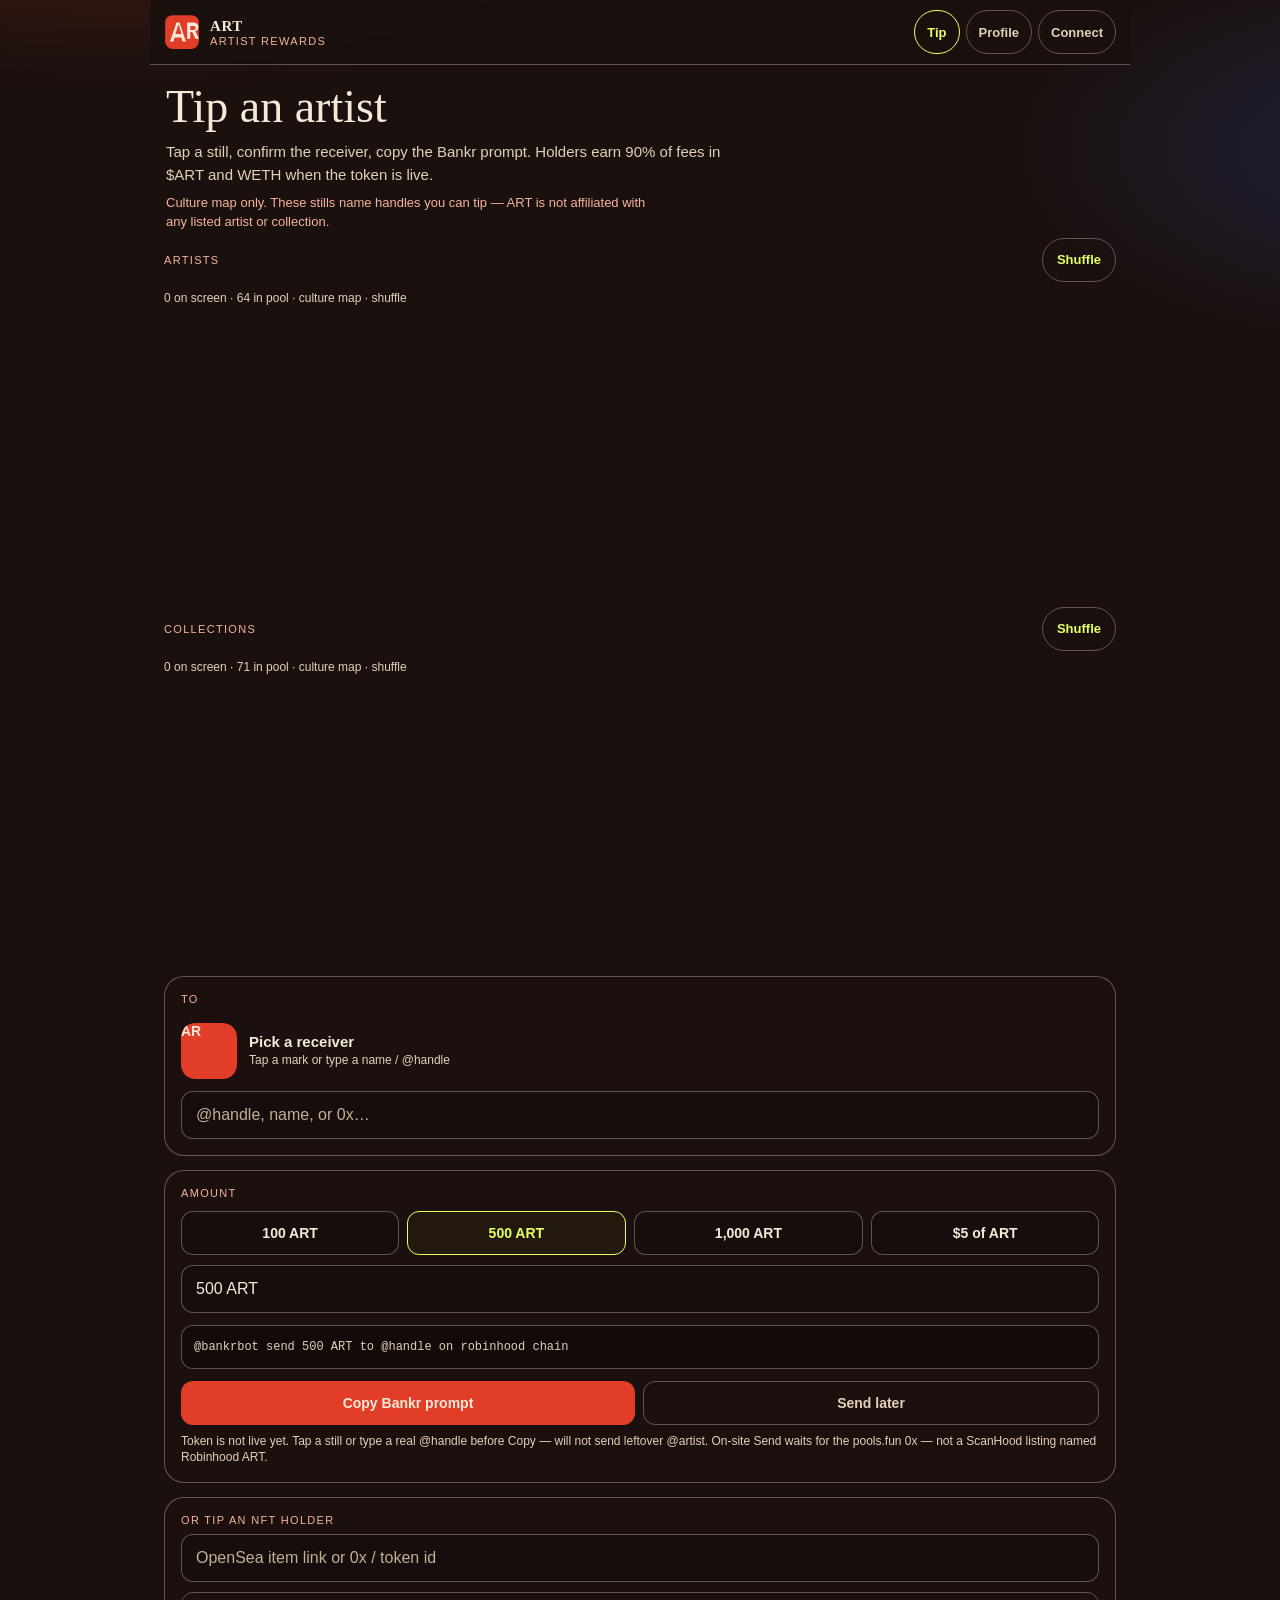
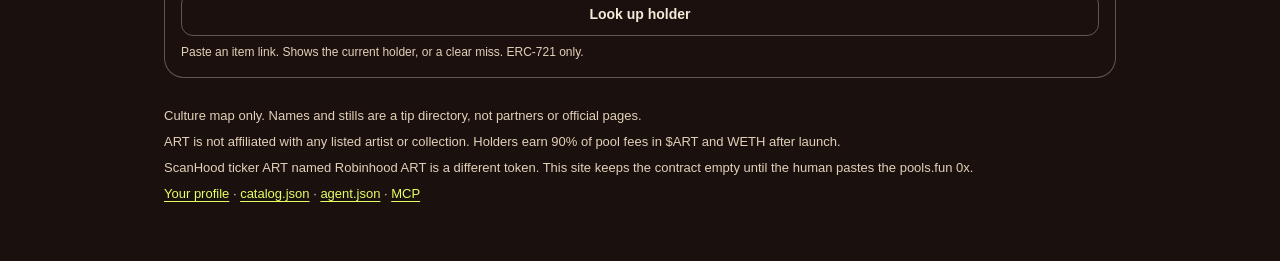
<file: index.html>
<!DOCTYPE html>
<html lang="en">
<head>
  <meta charset="UTF-8" />
  <meta name="viewport" content="width=device-width, initial-scale=1, viewport-fit=cover" />
  <meta name="theme-color" content="#1a100e" />
  <meta name="apple-mobile-web-app-status-bar-style" content="black-translucent" />
  <title>ART — Artist Rewards Token</title>
  <meta name="description" content="Tip a handle with $ART. Culture map only — not affiliated with any listed artist or collection. Holders earn 90% of fees in ART and WETH." />
  <link rel="icon" href="logo.svg" type="image/svg+xml" />
  <link rel="apple-touch-icon" href="logo.svg" />
  <link rel="alternate" type="application/json" href="agent.json" title="ART agent" />
  <link rel="stylesheet" href="styles.css" />
  <link rel="stylesheet" href="ui.css" />
</head>
<body>
  <div class="page">
    <nav class="nav">
      <div class="brand">
        <img class="logo" src="logo.svg" width="36" height="36" alt="ART" />
        <div><strong>ART</strong><small>Artist Rewards</small></div>
      </div>
      <div class="nav-links" role="navigation" aria-label="Site">
        <a class="on" href="index.html" aria-current="page">Tip</a>
        <a href="profile.html">Profile</a>
        <button class="ghost" id="connect" type="button">Connect</button>
      </div>
    </nav>

    <header>
      <h1>Tip an artist</h1>
      <p class="lede">Tap a still, confirm the receiver, copy the Bankr prompt. Holders earn 90% of fees in $ART and WETH when the token is live.</p>
      <p class="map-note">Culture map only. These stills name handles you can tip — ART is not affiliated with any listed artist or collection.</p>
    </header>

    <section>
      <div class="sec face-head">
        <span>Artists</span>
        <button type="button" class="chip" id="shuffleFaces" aria-label="Shuffle artists">Shuffle</button>
      </div>
      <p class="hint" id="faceMeta" aria-live="polite"></p>
      <div class="faces" id="faces"></div>
    </section>

    <section>
      <div class="sec face-head">
        <span>Collections</span>
        <button type="button" class="chip" id="shuffleCols" aria-label="Shuffle collections">Shuffle</button>
      </div>
      <p class="hint" id="collMeta" aria-live="polite">Culture map. Same tip path as an artist. Not affiliated.</p>
      <div class="faces" id="collections"></div>
    </section>

    <section class="card">
      <label>To</label>
      <div class="recv" id="recv">
        <div class="recv-face" id="recvFace"><div class="ph">AR</div></div>
        <div>
          <strong id="recvName">Pick a receiver</strong>
          <span id="recvMeta">Tap a mark or type a name / @handle</span>
        </div>
      </div>
      <input id="who" autocomplete="off" spellcheck="false" placeholder="@handle, name, or 0x…" role="combobox" aria-autocomplete="list" aria-controls="matches" aria-expanded="false" aria-haspopup="listbox" />
      <div id="matches" role="listbox" aria-label="Matching artists and collections"></div>
    </section>

    <section class="card" style="margin-top:14px">
      <label for="amt">Amount</label>
      <div class="row" id="chips" role="group" aria-label="Tip amount">
        <button type="button" class="amt" data-v="100 ART" aria-pressed="false">100 ART</button>
        <button type="button" class="amt on" data-v="500 ART" aria-pressed="true">500 ART</button>
        <button type="button" class="amt" data-v="1000 ART" aria-pressed="false">1,000 ART</button>
        <button type="button" class="amt" data-v="$5 of ART" aria-pressed="false">$5 of ART</button>
      </div>
      <input id="amt" value="500 ART" inputmode="decimal" autocomplete="off" spellcheck="false" aria-describedby="prompt" style="margin-top:10px" />
      <div class="prompt wait" id="prompt" role="button" tabindex="0" title="Pick a receiver first" data-ready="0">@bankrbot send 500 ART to @handle on robinhood chain</div>
      <div class="row" style="margin-top:12px">
        <button class="go" id="copy" type="button">Copy Bankr prompt</button>
        <button class="go send wait" id="send" type="button" aria-disabled="true" title="On-site send waits for the live token">Send later</button>
      </div>
      <p class="hint" id="status" aria-live="polite">Token is not live yet. Tap a still or type a real @handle before Copy — will not send leftover @artist. On-site Send waits for the pools.fun 0x — not a ScanHood listing named Robinhood ART.</p>
    </section>

    <section class="card" style="margin-top:14px">
      <label for="nft">Or tip an NFT holder</label>
      <input id="nft" autocomplete="off" spellcheck="false" placeholder="OpenSea item link or 0x / token id" aria-describedby="nftHint" />
      <div class="row" style="margin-top:10px">
        <button type="button" class="ghost" id="nftGo">Look up holder</button>
      </div>
      <p class="hint" id="nftHint">Paste an item link. Shows the current holder, or a clear miss. ERC-721 only.</p>
      <div id="nftOut" aria-live="polite"></div>
    </section>

    <footer>
      <p>Culture map only. Names and stills are a tip directory, not partners or official pages.</p>
      <p>ART is not affiliated with any listed artist or collection. Holders earn 90% of pool fees in $ART and WETH after launch.</p>
      <p>ScanHood ticker ART named Robinhood ART is a different token. This site keeps the contract empty until the human pastes the pools.fun 0x.</p>
      <p><a href="profile.html">Your profile</a> · <a href="catalog.json">catalog.json</a> · <a href="agent.json">agent.json</a> · <a href="/api/mcp">MCP</a></p>
    </footer>
  </div>
  <div id="hover" class="hover" hidden></div>
  <script src="app.js"></script>
  <script src="app-more.js"></script>
  <script src="faces.js"></script>
  <script src="connect.js"></script>
  <script src="confirm.js"></script>
  <script src="send.js"></script>
</body>
</html>
</file>
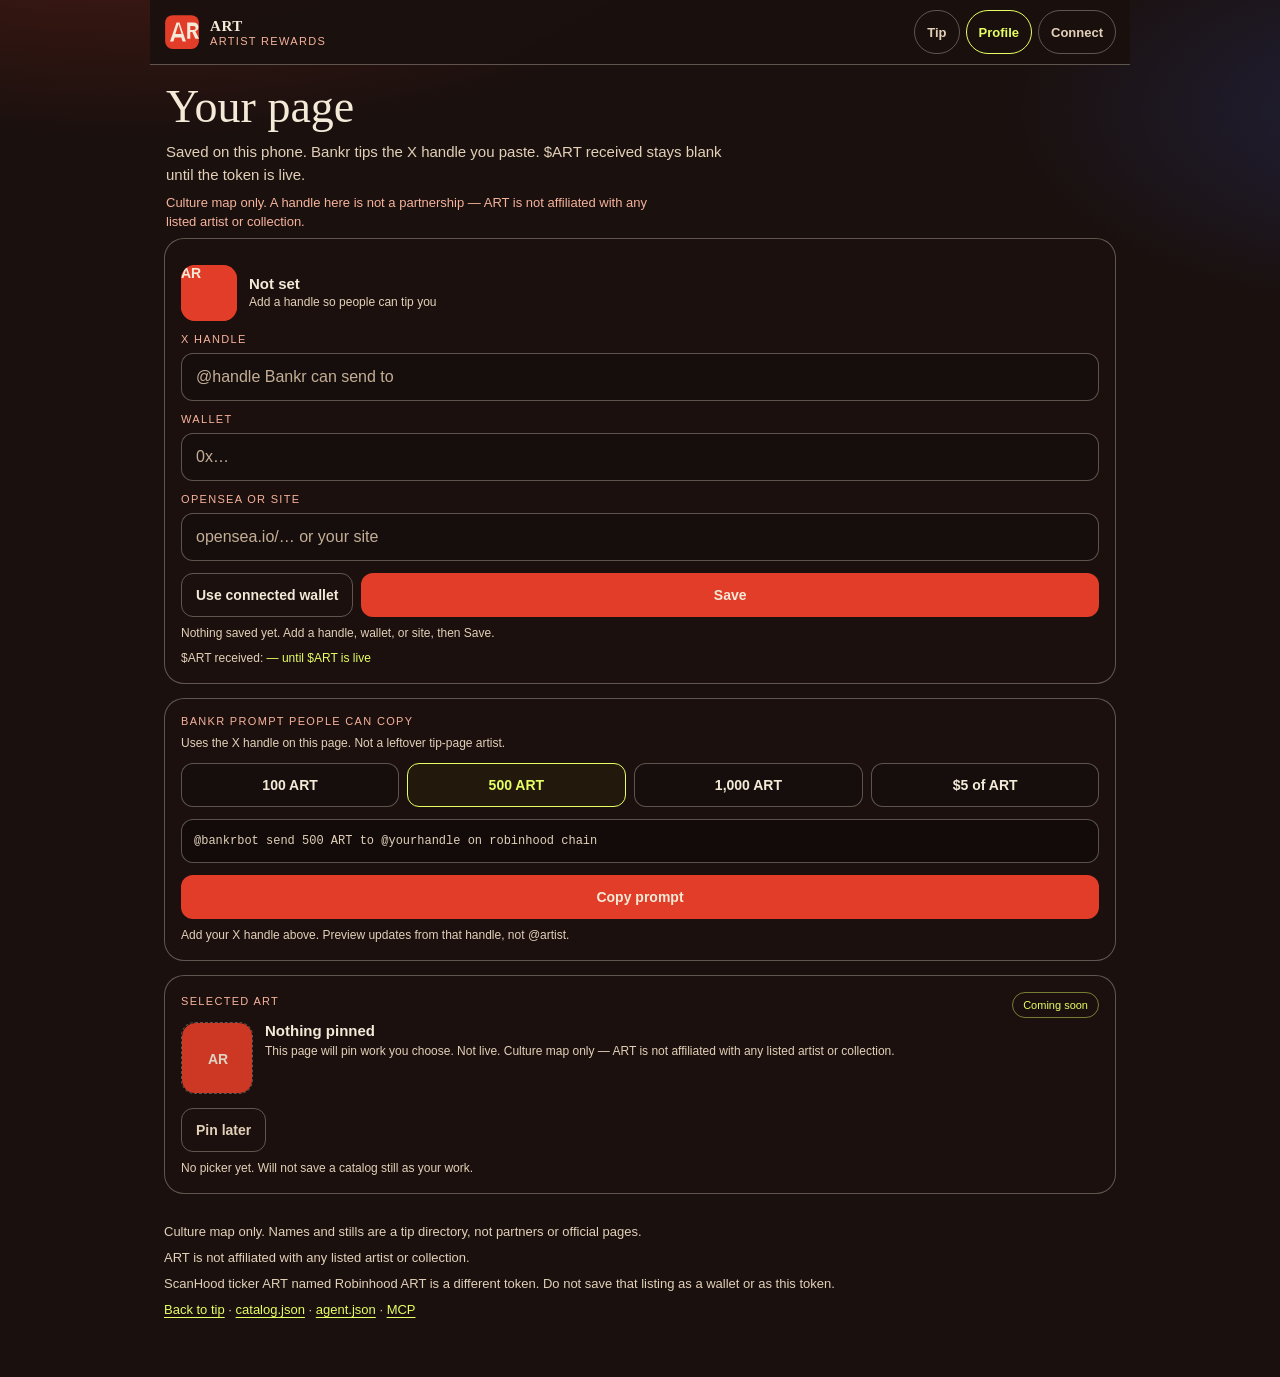
<file: profile.html>
<!DOCTYPE html>
<html lang="en">
<head>
  <meta charset="UTF-8" />
  <meta name="viewport" content="width=device-width, initial-scale=1, viewport-fit=cover" />
  <meta name="theme-color" content="#1a100e" />
  <meta name="apple-mobile-web-app-status-bar-style" content="black-translucent" />
  <title>Your page — ART</title>
  <meta name="description" content="Save the handle Bankr can tip. Culture map only — Artist Rewards is not affiliated with any listed artist or collection." />
  <link rel="icon" href="logo.svg" type="image/svg+xml" />
  <link rel="alternate" type="application/json" href="agent.json" title="ART agent" />
  <link rel="stylesheet" href="styles.css" />
  <link rel="stylesheet" href="ui.css" />
</head>
<body>
  <div class="page">
    <nav class="nav">
      <div class="brand">
        <img class="logo" src="logo.svg" width="36" height="36" alt="ART" />
        <div><strong>ART</strong><small>Artist Rewards</small></div>
      </div>
      <div class="nav-links" role="navigation" aria-label="Site">
        <a href="index.html">Tip</a>
        <a class="on" href="profile.html" aria-current="page">Profile</a>
        <button class="ghost" id="connect" type="button">Connect</button>
      </div>
    </nav>

    <header>
      <h1>Your page</h1>
      <p class="lede">Saved on this phone. Bankr tips the X handle you paste. $ART received stays blank until the token is live.</p>
      <p class="map-note">Culture map only. A handle here is not a partnership — ART is not affiliated with any listed artist or collection.</p>
    </header>

    <section class="card">
      <div class="recv">
        <div class="recv-face" id="profFace" data-kind="mark" data-src=""><div class="ph" aria-hidden="true">AR</div></div>
        <div>
          <strong id="profName">Not set</strong>
          <span id="profSub">Add a handle so people can tip you</span>
        </div>
      </div>
      <label for="profX">X handle</label>
      <input id="profX" autocomplete="username" spellcheck="false" inputmode="text" placeholder="@handle Bankr can send to" />
      <label for="profWallet" style="margin-top:12px">Wallet</label>
      <input id="profWallet" autocomplete="off" spellcheck="false" inputmode="text" placeholder="0x…" />
      <label for="profOs" style="margin-top:12px">OpenSea or site</label>
      <input id="profOs" autocomplete="url" spellcheck="false" inputmode="url" placeholder="opensea.io/… or your site" />
      <div class="row">
        <button class="ghost" id="profUseWallet" type="button">Use connected wallet</button>
        <button class="go" id="profSave" type="button">Save</button>
      </div>
      <p class="hint" id="profSaved" aria-live="polite">Nothing saved yet. Add a handle, wallet, or site, then Save.</p>
      <p class="hint">$ART received: <em id="profReceived">— until $ART is live</em></p>
    </section>

    <section class="card" style="margin-top:14px">
      <label>Bankr prompt people can copy</label>
      <p class="hint" id="profPromptLead">Uses the X handle on this page. Not a leftover tip-page artist.</p>
      <div class="row" id="profChips" role="group" aria-label="Preview amount">
        <button type="button" class="amt" data-v="100 ART" aria-pressed="false">100 ART</button>
        <button type="button" class="amt on" data-v="500 ART" aria-pressed="true">500 ART</button>
        <button type="button" class="amt" data-v="1000 ART" aria-pressed="false">1,000 ART</button>
        <button type="button" class="amt" data-v="$5 of ART" aria-pressed="false">$5 of ART</button>
      </div>
      <div class="prompt wait" id="profPrompt" role="button" tabindex="0" title="Add a handle to build the prompt" data-ready="0">@bankrbot send 500 ART to @yourhandle on robinhood chain</div>
      <div class="row">
        <button class="go" id="profCopy" type="button">Copy prompt</button>
      </div>
      <p class="hint" id="profCopyStatus" aria-live="polite">Add your X handle above. Preview updates from that handle, not @artist.</p>
    </section>

    <section class="card soon-card" id="selectedArt" style="margin-top:14px" aria-labelledby="selectedArtLabel">
      <div class="sec-row">
        <label id="selectedArtLabel">Selected art</label>
        <span class="pill soon-badge">Coming soon</span>
      </div>
      <div class="soon-slot">
        <div class="soon-frame" id="soonFrame" data-kind="empty" aria-hidden="true">
          <div class="ph">AR</div>
        </div>
        <div>
          <strong id="soonTitle">Nothing pinned</strong>
          <span id="soonMeta">This page will pin work you choose. Not live. Culture map only — ART is not affiliated with any listed artist or collection.</span>
        </div>
      </div>
      <div class="row">
        <button class="ghost" id="soonPin" type="button" aria-disabled="true" title="Pin waits until selected art ships">Pin later</button>
      </div>
      <p class="hint" id="soonNote">No picker yet. Will not save a catalog still as your work.</p>
    </section>

    <p class="hint" id="status"></p>
    <footer>
      <p>Culture map only. Names and stills are a tip directory, not partners or official pages.</p>
      <p>ART is not affiliated with any listed artist or collection.</p>
      <p>ScanHood ticker ART named Robinhood ART is a different token. Do not save that listing as a wallet or as this token.</p>
      <p><a href="index.html">Back to tip</a> · <a href="catalog.json">catalog.json</a> · <a href="agent.json">agent.json</a> · <a href="/api/mcp">MCP</a></p>
    </footer>
  </div>
  <script src="profile.js"></script>
  <script src="connect.js"></script>
</body>
</html>
</file>
<file: styles.css>
:root {
  --bg: #1a100e;
  --paper: #f3ead7;
  --mute: #e2d0b8;
  --line: rgba(243,234,215,.32);
  --red: #e23d28;
  --rose: #f6b39c;
  --chart: #e6ff63;
  --ok: #9ee3a4;
  --focus: #e6ff63;
}
* { box-sizing: border-box; margin: 0; padding: 0; }
html, body {
  background: var(--bg);
  color: var(--paper);
  font-family: "Iowan Old Style", "Palatino Linotype", Palatino, Georgia, serif;
}
body {
  min-height: 100dvh;
  background:
    radial-gradient(1200px 500px at 10% -10%, rgba(226,61,40,.28), transparent 55%),
    radial-gradient(800px 400px at 110% 8%, rgba(61,107,255,.18), transparent 50%),
    var(--bg);
}
.page {
  width: min(980px, 100%);
  margin: 0 auto;
  padding:
    0
    max(14px, env(safe-area-inset-right))
    max(56px, env(safe-area-inset-bottom))
    max(14px, env(safe-area-inset-left));
}
.nav {
  position: sticky;
  top: 0;
  z-index: 50;
  display: flex;
  align-items: center;
  justify-content: space-between;
  gap: 8px;
  margin: 0 calc(-1 * max(14px, env(safe-area-inset-right))) 10px calc(-1 * max(14px, env(safe-area-inset-left)));
  padding:
    max(10px, env(safe-area-inset-top))
    max(14px, env(safe-area-inset-right))
    10px
    max(14px, env(safe-area-inset-left));
  background: rgba(26, 16, 14, .94);
  -webkit-backdrop-filter: blur(14px);
  backdrop-filter: blur(14px);
  border-bottom: 1px solid var(--line);
}
.brand { display: flex; align-items: center; gap: 10px; }
.logo { width: 36px; height: 36px; display: block; flex: none; }
.brand strong { display: block; font-size: 15px; letter-spacing: .04em; }
.brand small {
  display: block; color: var(--rose); font-size: 11px; letter-spacing: .12em;
  text-transform: uppercase;
  font-family: -apple-system, BlinkMacSystemFont, "Segoe UI", sans-serif;
}
header { padding: 8px 2px 6px; }
h1 { font-weight: 500; font-size: clamp(28px, 6vw, 46px); line-height: 1.05; }
.lede {
  font-family: -apple-system, BlinkMacSystemFont, "Segoe UI", sans-serif;
  color: var(--mute); margin-top: 10px; font-size: 15px; line-height: 1.5; max-width: 38em;
}
.pills { display: flex; flex-wrap: wrap; gap: 8px; margin-top: 14px; }
.pill {
  font-family: -apple-system, BlinkMacSystemFont, "Segoe UI", sans-serif;
  font-size: 11px; color: var(--mute); border: 1px solid var(--line);
  border-radius: 999px; padding: 6px 10px;
}
.pill em { color: var(--chart); font-style: normal; }
.connects {
  display: flex; flex-wrap: wrap; gap: 8px; margin-top: 14px;
}
.connects a {
  font-family: -apple-system, BlinkMacSystemFont, "Segoe UI", sans-serif;
  font-size: 12px; color: var(--chart); text-decoration: none;
  border: 1px solid var(--line); border-radius: 999px; padding: 6px 10px;
}
.face-head {
  display: flex; align-items: center; justify-content: space-between; gap: 10px;
}
.faces {
  display: grid;
  grid-template-columns: repeat(auto-fill, minmax(52px, 1fr));
  gap: 4px;
  margin: 6px 0 14px;
}
.face {
  aspect-ratio: 1;
  border: 0; padding: 0; border-radius: 8px; overflow: hidden;
  background: #2a1612; cursor: pointer; position: relative;
  min-width: 44px;
  min-height: 44px;
}
.face:focus-visible {
  outline: 2px solid var(--focus);
  outline-offset: 2px;
  z-index: 1;
}
.faces .face .ph { display: none !important; }
.face img, .face .ph {
  width: 100%; height: 100%; object-fit: cover; display: block;
}
.face .ph {
  display: grid; place-items: center; font-size: 8px; font-weight: 700;
  color: var(--paper);
  background: linear-gradient(160deg, var(--a, #e23d28), var(--b, #3d6bff));
}
.face.on { outline: 2px solid var(--chart); outline-offset: 2px; z-index: 1; }
.grid { display: grid; gap: 14px; margin-top: 8px; grid-template-columns: 1fr; }
@media (min-width: 860px) {
  .grid { grid-template-columns: 1.1fr .9fr; align-items: start; }
}
.card {
  background: #1c100e;
  border: 1px solid var(--line);
  border-radius: 20px; padding: 16px;
}
label, .sec {
  font-family: -apple-system, BlinkMacSystemFont, "Segoe UI", sans-serif;
  display: block; font-size: 11px; letter-spacing: .12em; text-transform: uppercase;
  color: var(--rose); margin-bottom: 8px;
}
input {
  width: 100%; background: #160e0c; color: var(--paper);
  border: 1px solid var(--line); border-radius: 12px;
  padding: 14px; font-size: 16px; outline: none;
  font-family: -apple-system, BlinkMacSystemFont, "Segoe UI", sans-serif;
  min-height: 44px;
}
input::placeholder { color: #c4ae96; opacity: 1; }
input:focus,
input:focus-visible {
  border-color: var(--chart);
  outline: 2px solid var(--focus);
  outline-offset: 2px;
}
.hint {
  font-family: -apple-system, BlinkMacSystemFont, "Segoe UI", sans-serif;
  color: var(--mute); font-size: 12px; margin-top: 8px; line-height: 1.4;
}
.row { display: flex; gap: 8px; flex-wrap: wrap; margin-top: 12px; }
button {
  border: 0; cursor: pointer; font-weight: 600;
  border-radius: 12px; padding: 12px 14px; font-size: 14px;
  font-family: -apple-system, BlinkMacSystemFont, "Segoe UI", sans-serif;
}
.amt {
  background: #160e0c; color: var(--paper); border: 1px solid var(--line);
  min-height: 44px; min-width: 44px; flex: 1 1 auto; padding: 10px 12px;
}
.amt.on { border-color: var(--chart); color: var(--chart); background: #22180c; }
.amt:focus-visible { outline: 2px solid var(--focus); outline-offset: 2px; }
.go { background: var(--red); color: var(--paper); flex: 1; min-height: 44px; }
.go:focus-visible { outline: 2px solid var(--focus); outline-offset: 2px; }
.go.send { background: #3d6bff; }
.go.send.wait {
  background: transparent;
  color: var(--mute);
  border: 1px solid var(--line);
}
.go.send.wait:focus-visible { outline: 2px solid var(--chart); outline-offset: 2px; }
.go:disabled { opacity: .45; cursor: not-allowed; }
.ghost { background: transparent; color: var(--paper); border: 1px solid var(--line); min-height: 44px; }
.ghost:focus-visible { outline: 2px solid var(--focus); outline-offset: 2px; }
#matches { margin-top: 4px; }
#matches:empty { display: none; }
.match {
  display: flex; gap: 12px; align-items: center;
  padding: 10px 12px; border: 1px solid var(--line); border-radius: 14px;
  margin-top: 8px; cursor: pointer; background: #160e0c;
  font-family: -apple-system, BlinkMacSystemFont, "Segoe UI", sans-serif;
  min-height: 44px;
}
.match.on { border-color: var(--chart); }
.match:focus-visible { outline: 2px solid var(--focus); outline-offset: 2px; }
.match-face {
  width: 44px; height: 44px; border-radius: 10px; overflow: hidden; flex: none;
  background: #2a1612;
}
.match img, .match-face img, .match-face .ph, .ph {
  width: 44px; height: 44px; border-radius: 10px; object-fit: cover; background: #3a221c;
}
.ph { display: grid; place-items: center; font-size: 14px; color: var(--paper); background: var(--red); font-weight: 700; }
.match strong { display: block; font-size: 14px; }
.match span { color: var(--mute); font-size: 12px; }
.prompt {
  margin-top: 12px; background: #120b0a; border-radius: 12px;
  padding: 12px; font-family: ui-monospace, SFMono-Regular, Menlo, monospace;
  font-size: 12px; line-height: 1.5; white-space: pre-wrap; word-break: break-word;
  color: #f3ead7; cursor: pointer; user-select: text; -webkit-user-select: text;
  border: 1px solid var(--line); min-height: 44px;
}
.prompt:focus-visible { outline: 2px solid var(--chart); outline-offset: 2px; }
.prompt.copied { border-color: var(--chart); }
.prompt.wait { color: var(--mute); cursor: default; }
.links { display: flex; flex-direction: column; gap: 8px; margin-top: 8px; }
.links a { color: var(--chart); text-decoration: none; font-size: 14px; font-family: -apple-system, BlinkMacSystemFont, "Segoe UI", sans-serif; }
.rail-wrap { margin-top: 22px; }
.rail {
  display: flex; gap: 10px; overflow-x: auto; padding: 4px 2px 12px;
  scroll-snap-type: x mandatory; -webkit-overflow-scrolling: touch;
}
.rail::-webkit-scrollbar { height: 0; }
.tile {
  flex: 0 0 auto; width: 148px; scroll-snap-align: start;
  border-radius: 16px; overflow: hidden; border: 1px solid var(--line);
  background: #160e0c; cursor: pointer; text-align: left; padding: 0;
  color: inherit; text-decoration: none;
}
.tile img, .tile .art {
  width: 148px; height: 148px; object-fit: cover; display: block;
}
.tile .art {
  display: grid; place-items: center;
  font-size: 28px; font-weight: 700;
  background: linear-gradient(160deg, var(--a, #e23d28), var(--b, #3d6bff));
}
.tile .meta { padding: 9px 10px 11px; }
.tile strong {
  display: block; font-size: 13px; font-weight: 600;
  font-family: -apple-system, BlinkMacSystemFont, "Segoe UI", sans-serif;
}
.tile small {
  color: var(--mute); font-size: 11px;
  font-family: -apple-system, BlinkMacSystemFont, "Segoe UI", sans-serif;
}
details { margin-top: 16px; }
summary {
  cursor: pointer; color: var(--mute); font-size: 14px;
  font-family: -apple-system, BlinkMacSystemFont, "Segoe UI", sans-serif;
}
ol.steps {
  margin: 10px 0 0 18px; color: var(--mute); font-size: 14px; line-height: 1.55;
  font-family: -apple-system, BlinkMacSystemFont, "Segoe UI", sans-serif;
}
ol.steps strong { color: var(--paper); font-weight: 600; }
footer {
  margin-top: 28px; color: var(--mute); font-size: 13px; line-height: 1.55;
  font-family: -apple-system, BlinkMacSystemFont, "Segoe UI", sans-serif;
}
footer a { color: var(--chart); text-underline-offset: 3px; }
footer a:focus-visible { outline: 2px solid var(--focus); outline-offset: 2px; border-radius: 4px; }
.warn { color: var(--rose); font-size: 12px; margin-top: 10px; font-family: -apple-system, BlinkMacSystemFont, "Segoe UI", sans-serif; }
#nftOut .hint { margin-top: 10px; }
#nftOut .match { cursor: default; }
#nftGo { min-height: 44px; flex: 1; }
.ok { color: var(--ok); }

.connects .chip, button.chip {
  font-family: -apple-system, BlinkMacSystemFont, "Segoe UI", sans-serif;
  font-size: 13px; color: var(--chart); background: transparent;
  border: 1px solid var(--line); border-radius: 999px;
  padding: 0 14px;
  font-weight: 600;
  min-height: 44px;
  min-width: 44px;
  display: inline-flex;
  align-items: center;
  justify-content: center;
}
button.chip:focus-visible {
  outline: 2px solid var(--focus);
  outline-offset: 2px;
}
.hover {
  display: none;
  position: fixed; z-index: 40; pointer-events: none;
  background: #160e0c; border: 1px solid var(--line); border-radius: 14px;
  padding: 10px 12px; min-width: 160px; max-width: 220px;
  box-shadow: 0 12px 40px rgba(0,0,0,.4);
  font-family: -apple-system, BlinkMacSystemFont, "Segoe UI", sans-serif;
}
.hover.on { display: block; }
.hover strong { display: block; font-size: 13px; }
.hover span { color: var(--mute); font-size: 11px; }
.sheet { display: none !important; }
.recv {
  display: flex; gap: 12px; align-items: center;
  padding: 10px 0 12px;
  font-family: -apple-system, BlinkMacSystemFont, "Segoe UI", sans-serif;
}
.recv.on .recv-face {
  outline: 2px solid var(--chart);
  outline-offset: 0;
}
.recv-face {
  width: 56px; height: 56px; border-radius: 14px; overflow: hidden;
  background: #2a1612; flex: none;
}
.recv-face img, .recv-face .ph {
  width: 56px; height: 56px; object-fit: cover; display: block;
  border-radius: 14px;
}
.recv-face[data-kind="mark"] { background: var(--red); }
.recv-face[data-kind="artist"] img,
.recv-face[data-kind="collection"] img,
.recv-face[data-kind="still"] img { background: #2a1612; }
.recv strong { display: block; font-size: 15px; }
.recv span { display: block; color: var(--mute); font-size: 12px; line-height: 1.35; margin-top: 2px; }
.soon { color: var(--chart) !important; }
#profReceived { color: var(--chart); font-style: normal; }
#profSaved { min-height: 1.4em; }
.nav-links {
  display: flex;
  align-items: center;
  gap: 6px;
  flex-wrap: nowrap;
  flex: none;
}
.nav-links a,
.nav-links #connect,
.nav-links .ghost {
  font-family: -apple-system, BlinkMacSystemFont, "Segoe UI", sans-serif;
  font-size: 13px; color: var(--mute); text-decoration: none;
  border: 1px solid var(--line); border-radius: 999px;
  padding: 0 12px;
  min-height: 44px;
  display: inline-flex;
  align-items: center;
  justify-content: center;
  line-height: 1;
  white-space: nowrap;
  background: transparent;
  font-weight: 600;
}
.nav-links a.on { color: var(--chart); border-color: var(--chart); }
.nav-links a:focus-visible,
.nav-links #connect:focus-visible {
  outline: 2px solid var(--chart);
  outline-offset: 2px;
}
.nav-links #connect {
  max-width: 7.8em;
  overflow: hidden;
  text-overflow: ellipsis;
}
@media (max-width: 400px) {
  .brand small { display: none; }
  .logo { width: 32px; height: 32px; }
}
@media (max-width: 340px) {
  .brand div { display: none; }
}
.sec-row { display: flex; align-items: center; justify-content: space-between; gap: 8px; }
.pager {
  display: flex; align-items: center; gap: 8px;
  font-family: -apple-system, BlinkMacSystemFont, "Segoe UI", sans-serif;
  font-size: 12px; color: var(--mute);
}
.tiny { padding: 6px 10px; font-size: 12px; border-radius: 999px; }
.face .ph { width: 100%; height: 100%; border-radius: 8px; }
.recv-face .ph { width: 56px; height: 56px; border-radius: 14px; }
.soon-card .soon-badge {
  color: var(--chart);
  border-color: rgba(230,255,99,.45);
  margin: 0;
}
.soon-slot {
  display: flex;
  gap: 12px;
  align-items: flex-start;
  padding: 4px 0 2px;
  font-family: -apple-system, BlinkMacSystemFont, "Segoe UI", sans-serif;
}
.soon-frame {
  width: 72px;
  height: 72px;
  border-radius: 14px;
  border: 1px dashed var(--line);
  background: #160e0c;
  flex: none;
  overflow: hidden;
}
.soon-frame .ph {
  width: 72px;
  height: 72px;
  border-radius: 14px;
  opacity: .9;
}
.soon-slot strong { display: block; font-size: 15px; }
.soon-slot span {
  display: block;
  color: var(--mute);
  font-size: 12px;
  line-height: 1.4;
  margin-top: 4px;
}
#soonPin[aria-disabled="true"] {
  color: var(--mute);
  cursor: default;
}
#soonPin:focus-visible {
  outline: 2px solid var(--chart);
  outline-offset: 2px;
}
#soonNote { min-height: 1.4em; }
</file>
<file: ui.css>
.page {
  padding-bottom: max(56px, env(safe-area-inset-bottom));
}
.nav {
  align-items: center;
  gap: 8px;
}
.nav-links {
  display: flex;
  align-items: center;
  gap: 6px;
  flex-wrap: nowrap;
  flex: none;
}
.face-head { display: flex; align-items: center; justify-content: space-between; gap: 10px; }
.faces {
  display: grid;
  grid-template-columns: repeat(auto-fill, minmax(52px, 1fr));
  gap: 4px;
  margin: 6px 0 14px;
  min-height: 280px;
}
button.chip.on {
  border-color: var(--chart);
}
button.chip {
  min-height: 44px;
  min-width: 44px;
}
.face {
  aspect-ratio: 1;
  min-width: 44px;
  min-height: 44px;
  border: 0; padding: 0; border-radius: 8px; overflow: hidden;
  background: #2a1612; cursor: pointer;
}
.face:focus-visible {
  outline: 2px solid var(--chart);
  outline-offset: 2px;
  z-index: 1;
}
#faces .face,
#collections .face {
  width: 100%;
}
.face img { width: 100%; height: 100%; object-fit: cover; display: block; }
.faces .face .ph { display: none !important; }
.rail-wrap { margin-top: 22px; }
.rail {
  display: flex; gap: 10px; overflow-x: auto; padding: 4px 2px 16px;
  scroll-snap-type: x mandatory; -webkit-overflow-scrolling: touch;
}
.rail::-webkit-scrollbar { height: 0; }
.tile {
  flex: 0 0 auto; width: 148px; scroll-snap-align: start;
  border-radius: 16px; overflow: hidden; border: 1px solid var(--line);
  background: #160e0c; cursor: pointer; text-align: left; padding: 0; color: inherit;
}
.tile img { width: 148px; height: 148px; object-fit: cover; display: block; }
.tile .meta { padding: 9px 10px 11px; }
.tile strong {
  display: block; font-size: 13px; font-weight: 600;
  font-family: -apple-system, BlinkMacSystemFont, "Segoe UI", sans-serif;
}
.tile small {
  color: var(--mute); font-size: 11px;
  font-family: -apple-system, BlinkMacSystemFont, "Segoe UI", sans-serif;
}
body.sheet-lock { overflow: hidden; }
#walletSheet {
  display: none;
  position: fixed; inset: 0; z-index: 80;
  background: rgba(8,4,3,.78);
  padding: max(12px, env(safe-area-inset-top)) 14px max(20px, env(safe-area-inset-bottom));
  align-items: flex-end;
  justify-content: center;
}
#walletSheet.on { display: flex; }
#walletSheet[hidden] { display: none !important; }
.wallet-card {
  width: min(420px, 100%);
  max-height: min(88dvh, 720px);
  overflow: auto;
  background: #1c100e;
  border: 1px solid var(--line);
  border-radius: 20px;
  padding: 16px;
  display: grid;
  gap: 8px;
}
.wallet-head { display: flex; justify-content: space-between; align-items: center; gap: 8px; }
.wallet-head strong { font-size: 18px; font-weight: 500; }
.wallet-card .go,
.wallet-card .ghost,
.wallet-card input {
  width: 100%;
  min-height: 44px;
}
.wallet-card .go:focus-visible,
.wallet-card .ghost:focus-visible,
.wallet-card input:focus-visible {
  outline: 2px solid var(--chart);
  outline-offset: 2px;
}
.wallet-card #walletNote { min-height: 1.2em; margin-top: 2px; }
.tiny { padding: 6px 10px; font-size: 12px; border-radius: 999px; min-height: 44px; }
.recv-face .ph { width: 56px; height: 56px; border-radius: 14px; }
.map-note {
  font-family: -apple-system, BlinkMacSystemFont, "Segoe UI", sans-serif;
  color: var(--rose);
  margin-top: 8px;
  font-size: 13px;
  line-height: 1.45;
  max-width: 38em;
}
footer p + p { margin-top: 6px; }
</file>
